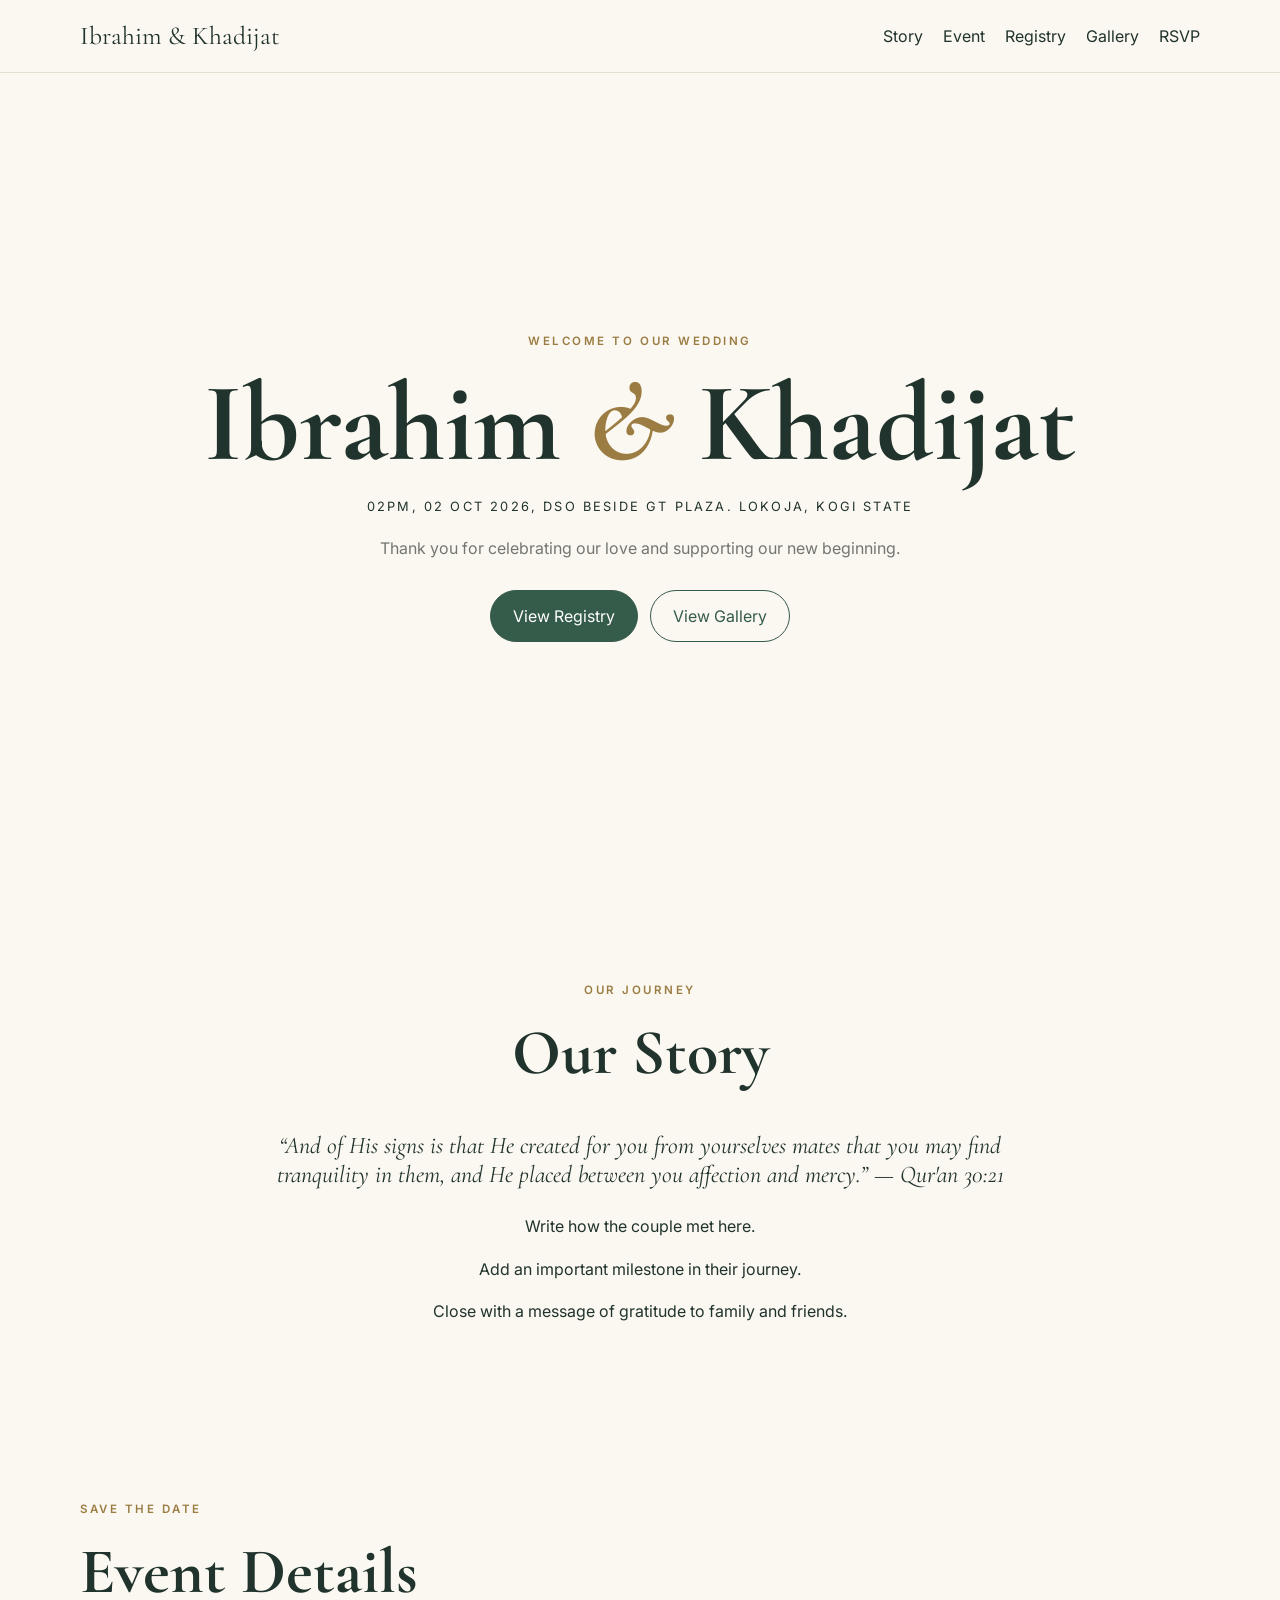
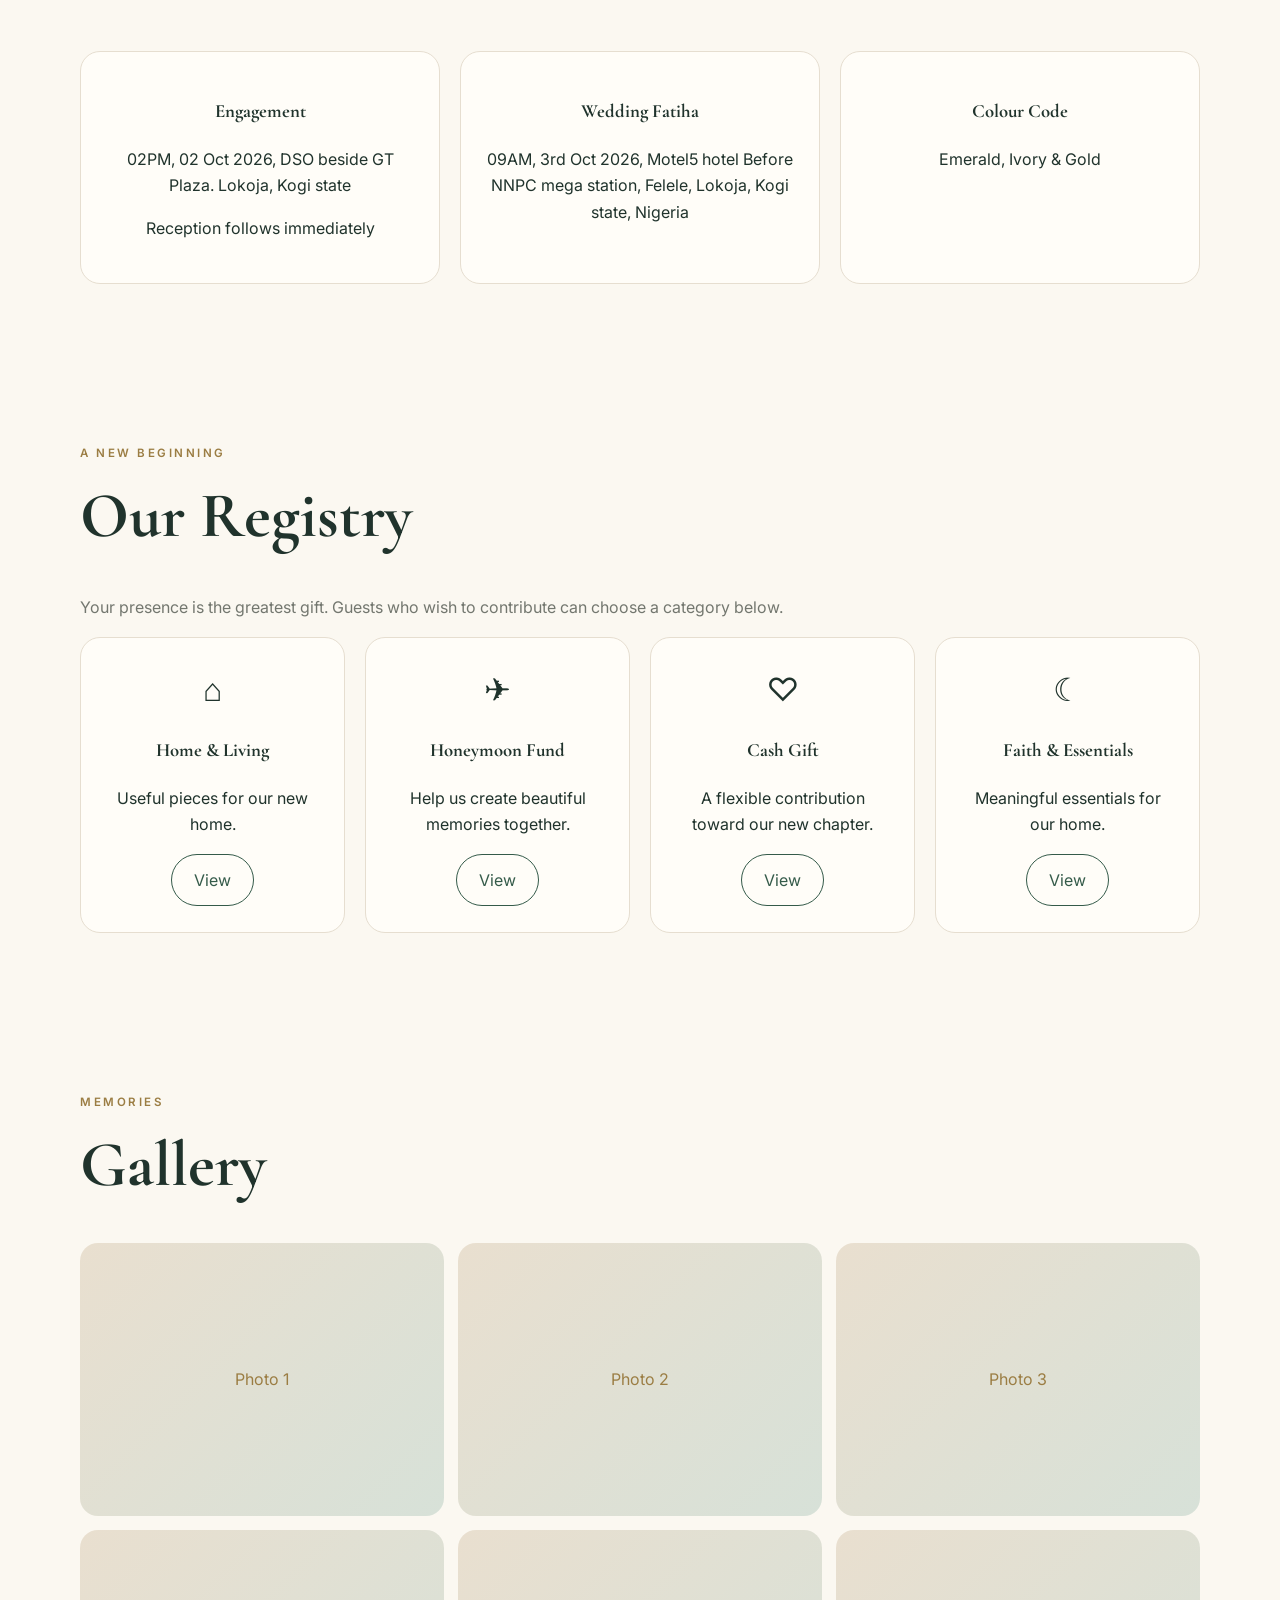
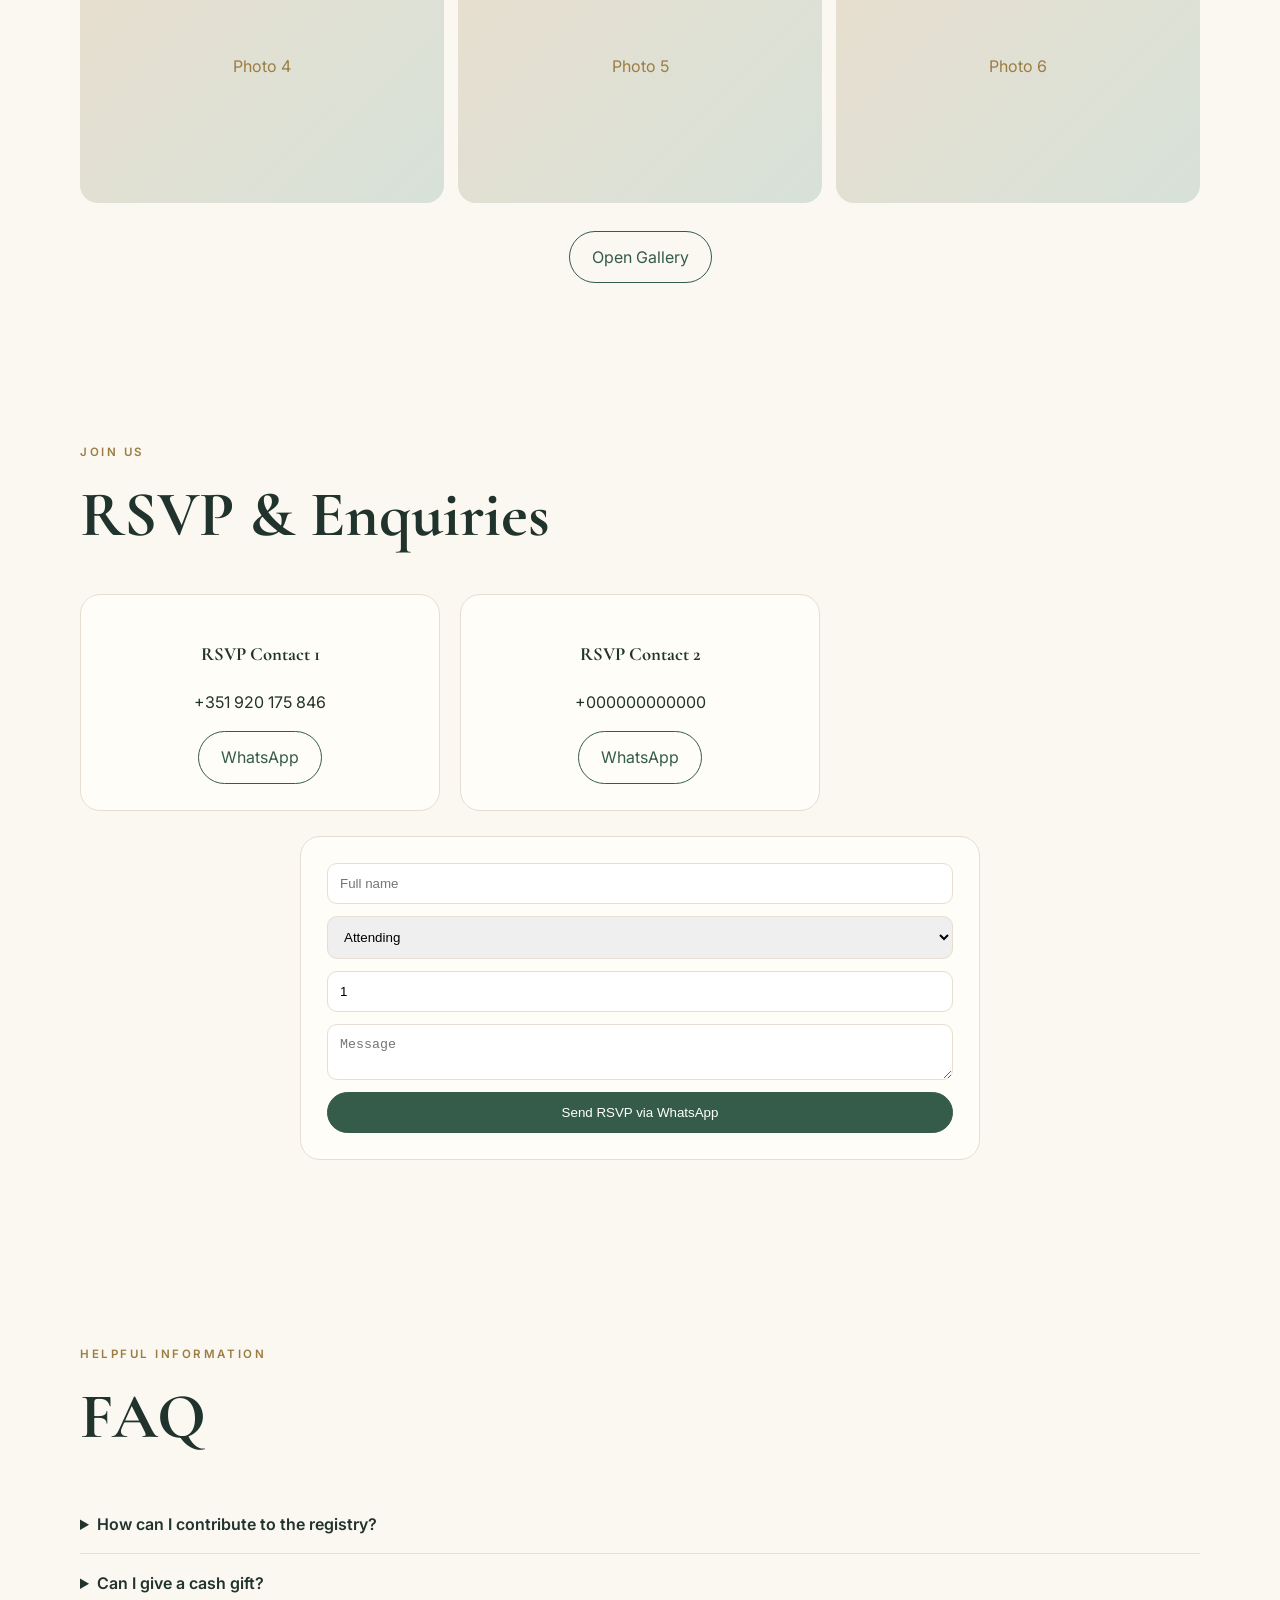
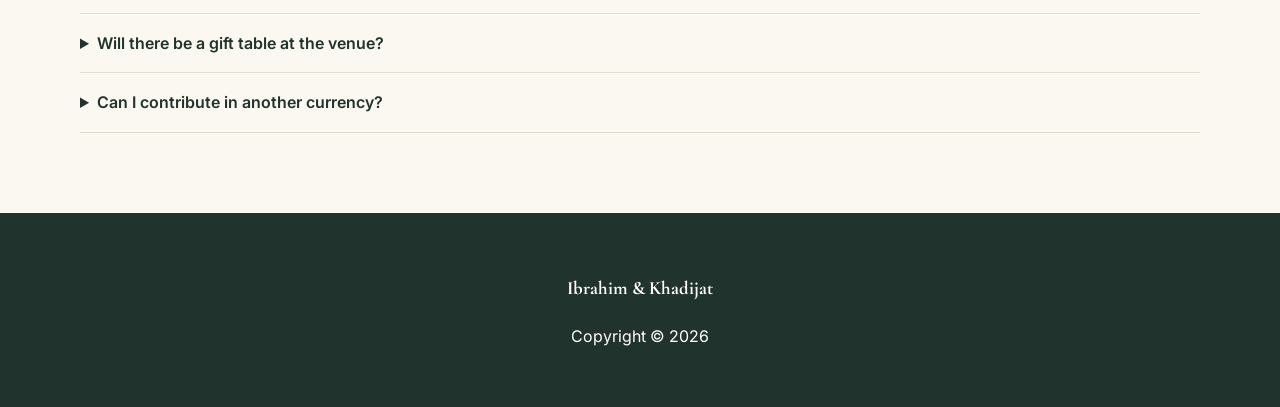
<file: index.html>
<!doctype html><html><head><meta charset="utf-8"><meta name="viewport" content="width=device-width"><title>Wedding</title><link rel="stylesheet" href="styles.css"></head><body id="home">
<nav class="nav"><div class="container nav-inner"><a class="brand" data-brand href="#"></a><div class="nav-links"><a href="#story">Story</a><a href="#details">Event</a><a href="registry.html">Registry</a><a href="gallery.html">Gallery</a><a href="#rsvp">RSVP</a></div></div></nav>
<header class="hero"><div class="container hero-content"><div class="kicker">Welcome to our wedding</div><h1 id="hero"></h1><div class="date" id="date"></div><p class="lead" id="msg" style="margin:18px auto"></p><div class="actions"><a class="btn" href="registry.html">View Registry</a><a class="btn alt" href="gallery.html">View Gallery</a></div></div></header>
<section class="section" id="story"><div class="container story"><div class="kicker">Our journey</div><h2>Our Story</h2><p class="verse" id="verse"></p><div id="storycopy"></div></div></section>
<section class="section" id="details"><div class="container"><div class="kicker">Save the date</div><h2>Event Details</h2><div id="event" class="grid grid3"></div></div></section>
<section class="section"><div class="container"><div class="kicker">A new beginning</div><h2>Our Registry</h2><p class="lead">Your presence is the greatest gift. Guests who wish to contribute can choose a category below.</p><div id="cats" class="grid grid4"></div></div></section>
<section class="section"><div class="container"><div class="kicker">Memories</div><h2>Gallery</h2><div class="gallery"><div class="ph">Photo 1</div><div class="ph">Photo 2</div><div class="ph">Photo 3</div><div class="ph">Photo 4</div><div class="ph">Photo 5</div><div class="ph">Photo 6</div></div><div class="actions"><a class="btn alt" href="gallery.html">Open Gallery</a></div></div></section>
<section class="section" id="rsvp"><div class="container"><div class="kicker">Join us</div><h2>RSVP & Enquiries</h2><div id="contacts" class="grid grid3"></div><div class="card" style="max-width:680px;margin:25px auto"><form class="form" id="rsvpform"><input name="name" required placeholder="Full name"><select name="attendance"><option>Attending</option><option>Unable to attend</option></select><input type="number" min="1" value="1" name="guests"><textarea name="message" placeholder="Message"></textarea><button class="btn">Send RSVP via WhatsApp</button></form></div></div></section>
<section class="section"><div class="container"><div class="kicker">Helpful information</div><h2>FAQ</h2><div id="faq"></div></div></section>
<footer class="footer"><h3 data-brand></h3><p>Copyright © <span data-year></span></p></footer><script src="data.js"></script><script src="app.js"></script></body></html>
</file>
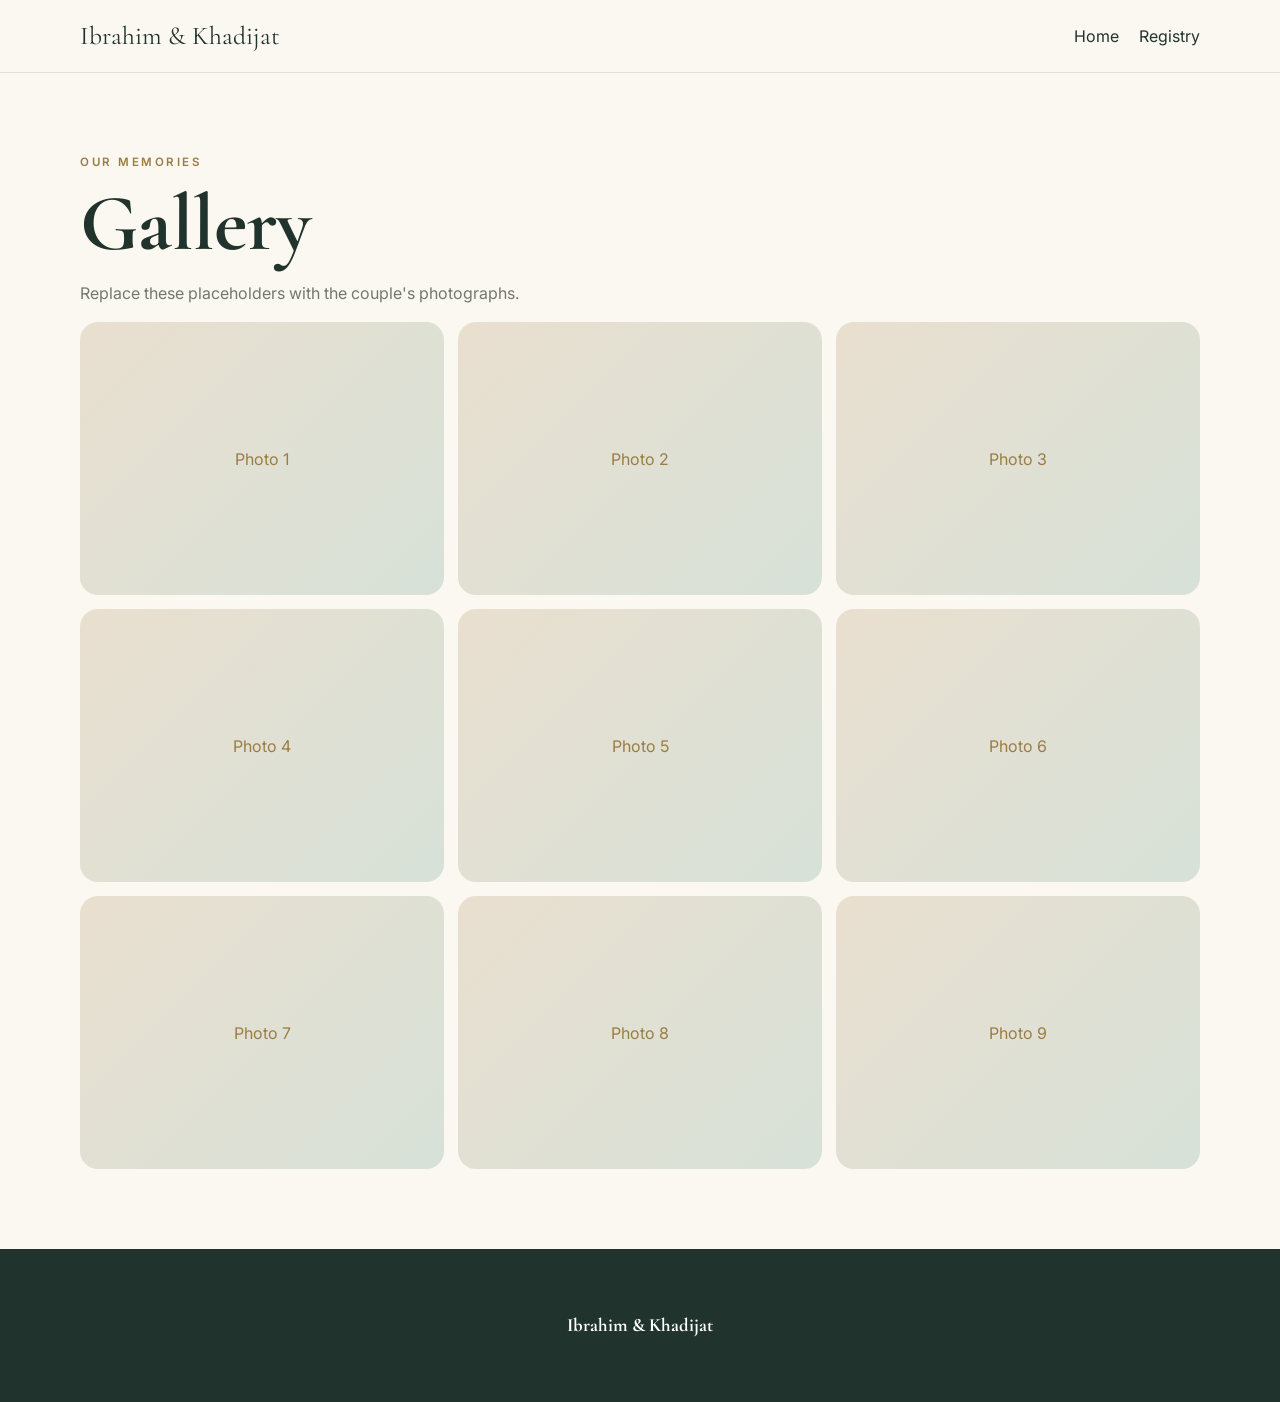
<file: gallery.html>
<!doctype html><html><head><meta charset="utf-8"><meta name="viewport" content="width=device-width">
  <title>Gallery</title><link rel="stylesheet" href="styles.css"></head><body><nav class="nav"><div class="container nav-inner"><a class="brand" data-brand href="index.html"></a><div class="nav-links"><a href="index.html">Home</a><a href="registry.html">Registry</a></div></div></nav><main class="section"><div class="container"><div class="kicker">Our memories</div><h1 style="font-size:5rem">Gallery</h1><p class="lead">Replace these placeholders with the couple's photographs.</p><div class="gallery"><div class="ph">Photo 1</div><div class="ph">Photo 2</div><div class="ph">Photo 3</div><div class="ph">Photo 4</div><div class="ph">Photo 5</div><div class="ph">Photo 6</div><div class="ph">Photo 7</div><div class="ph">Photo 8</div><div class="ph">Photo 9</div></div></div></main><footer class="footer"><h3 data-brand></h3></footer><script src="data.js"></script><script src="app.js"></script></body></html>
</file>
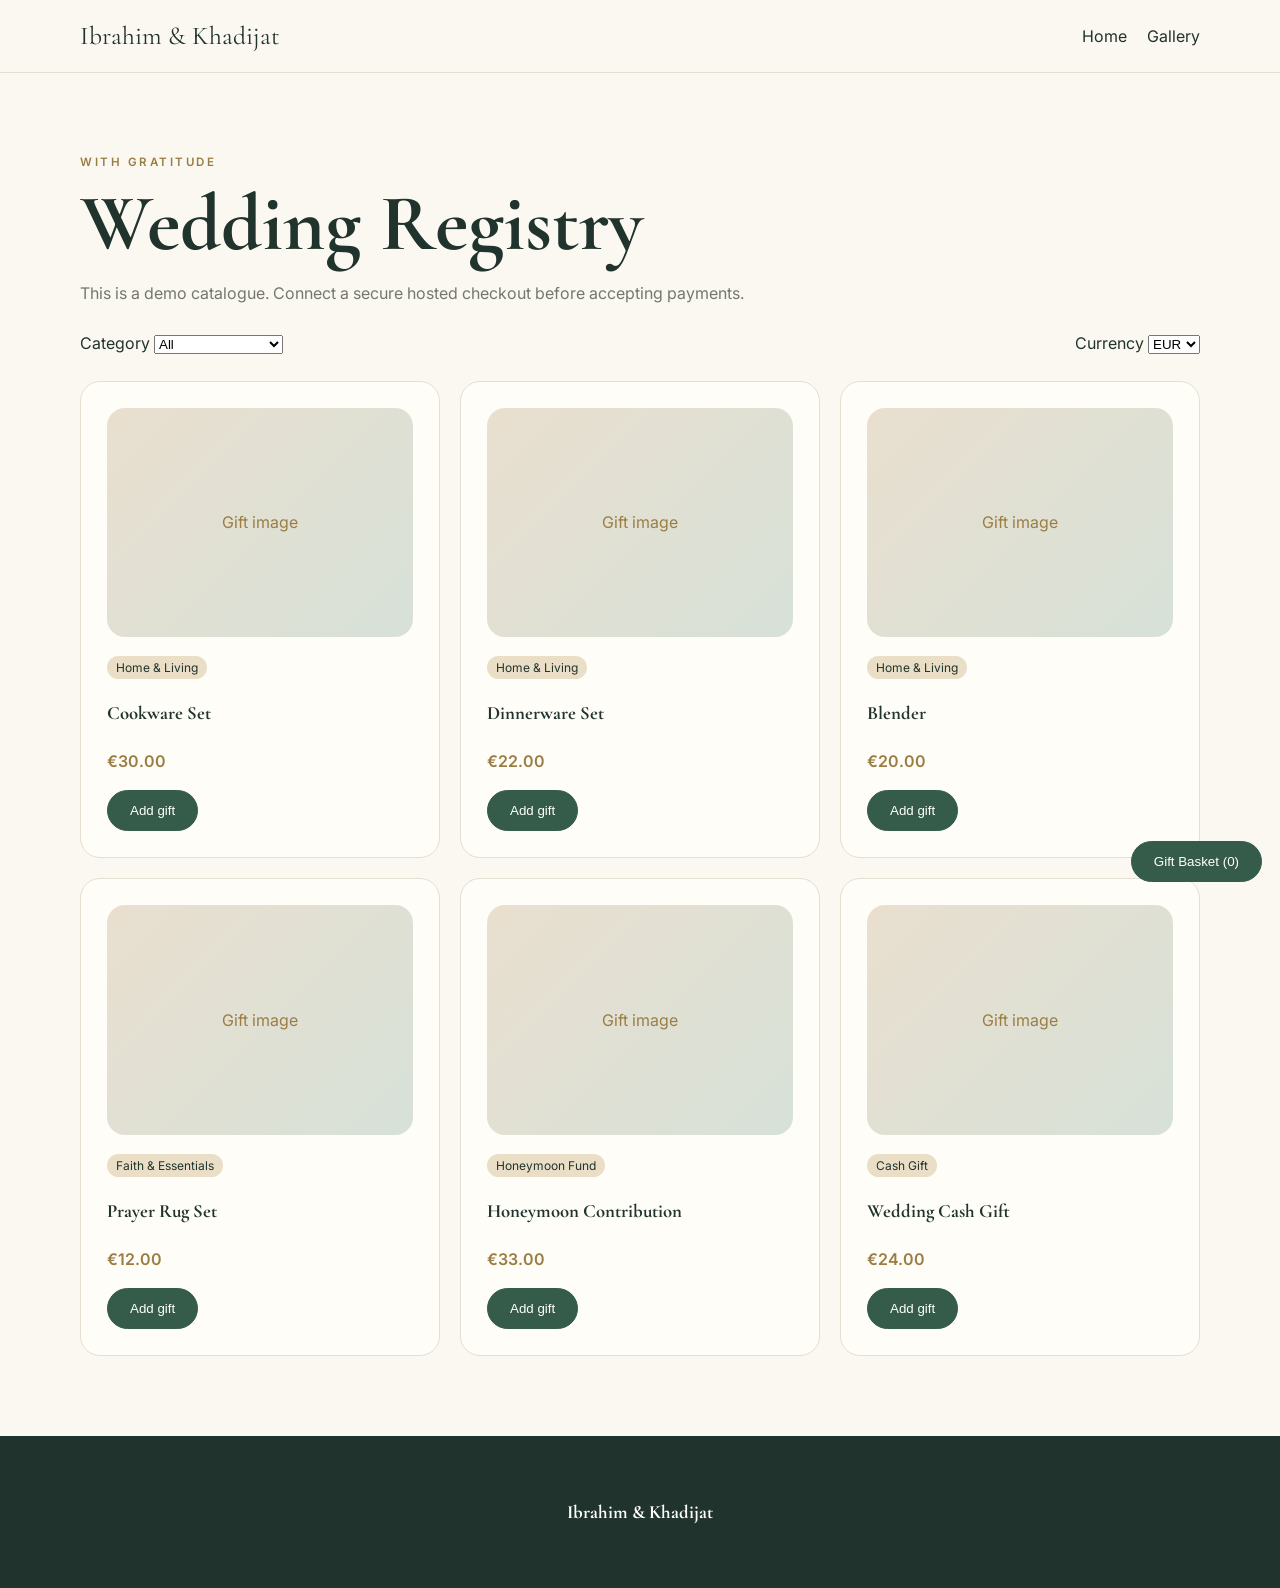
<file: registry.html>
<!doctype html><html><head><meta charset="utf-8"><meta name="viewport" content="width=device-width"><title>Registry</title><link rel="stylesheet" href="styles.css"></head><body><nav class="nav"><div class="container nav-inner"><a class="brand" data-brand href="index.html"></a><div class="nav-links"><a href="index.html">Home</a><a href="gallery.html">Gallery</a></div></div></nav><main class="section"><div class="container"><div class="kicker">With gratitude</div><h1 style="font-size:5rem">Wedding Registry</h1><p class="lead">This is a demo catalogue. Connect a secure hosted checkout before accepting payments.</p><div class="toolbar"><label>Category <select id="filter"></select></label><label>Currency <select id="cur"></select></label></div><div id="products" class="products"></div></div></main><div class="cart"><button class="btn">Gift Basket (<span id="cartcount">0</span>)</button></div><footer class="footer"><h3 data-brand></h3></footer><script src="data.js"></script><script src="app.js"></script></body></html>
</file>
<file: styles.css>
@import url('https://fonts.googleapis.com/css2?family=Cormorant+Garamond:wght@400;500;600&family=Inter:wght@300;400;600&display=swap');
:root{--ink:#20332c;--cream:#fbf8f1;--paper:#fffdf8;--gold:#9b7d43;--green:#355b4a;--line:#e6ded0;--muted:#73776f}
*{box-sizing:border-box}html{scroll-behavior:smooth}body{margin:0;background:var(--cream);color:var(--ink);font-family:Inter,sans-serif;line-height:1.65}a{text-decoration:none;color:inherit}.container{width:min(1120px,92vw);margin:auto}.section{padding:80px 0}h1,h2,h3,.brand{font-family:"Cormorant Garamond",serif}h1{font-size:clamp(3.4rem,9vw,7rem);line-height:1;margin:.15em 0}h2{font-size:clamp(2.4rem,5vw,4rem);margin:0 0 .4em}.lead{max-width:720px;color:var(--muted)}.kicker{text-transform:uppercase;letter-spacing:.22em;font-size:.72rem;font-weight:600;color:var(--gold)}.nav{position:sticky;top:0;z-index:10;background:#fbf8f1e8;backdrop-filter:blur(10px);border-bottom:1px solid var(--line)}.nav-inner{height:72px;display:flex;align-items:center;justify-content:space-between}.brand{font-size:1.6rem}.nav-links{display:flex;gap:20px}.hero{min-height:calc(100vh - 72px);display:grid;place-items:center;text-align:center}.hero-content{padding:70px 0}.amp{color:var(--gold);font-style:italic}.date{text-transform:uppercase;letter-spacing:.17em;font-size:.8rem}.actions{display:flex;gap:12px;justify-content:center;flex-wrap:wrap;margin-top:28px}.btn{border:1px solid var(--green);background:var(--green);color:white;padding:12px 22px;border-radius:999px;display:inline-block;cursor:pointer}.btn.alt{background:transparent;color:var(--green)}.grid{display:grid;gap:20px}.grid3{grid-template-columns:repeat(3,1fr)}.grid4{grid-template-columns:repeat(4,1fr)}.card{background:var(--paper);border:1px solid var(--line);border-radius:20px;padding:26px}.center{text-align:center}.story{max-width:760px;margin:auto;text-align:center}.verse{font:italic 1.5rem "Cormorant Garamond",serif}.gallery{display:grid;grid-template-columns:repeat(3,1fr);gap:14px}.ph{aspect-ratio:4/3;background:linear-gradient(135deg,#e9dfcf,#d7e1d8);border-radius:18px;display:grid;place-items:center;color:var(--gold)}details{border-bottom:1px solid var(--line);padding:16px 0}summary{cursor:pointer;font-weight:600}.toolbar{display:flex;gap:20px;justify-content:space-between;flex-wrap:wrap;margin:24px 0}.products{display:grid;grid-template-columns:repeat(3,1fr);gap:20px}.price{font-weight:600;color:var(--gold)}.badge{font-size:.75rem;background:#eadfc6;padding:4px 9px;border-radius:999px}.cart{position:fixed;right:18px;bottom:18px}.footer{background:var(--ink);color:white;text-align:center;padding:42px 0}.form{display:grid;gap:12px}.form input,.form textarea,.form select{padding:12px;border:1px solid var(--line);border-radius:10px}.notice{padding:14px;background:#fff5d8;border-radius:12px}
@media(max-width:800px){.grid3,.grid4,.products,.gallery{grid-template-columns:1fr}.nav-links{font-size:.8rem;gap:10px}.section{padding:60px 0}}
</file>
